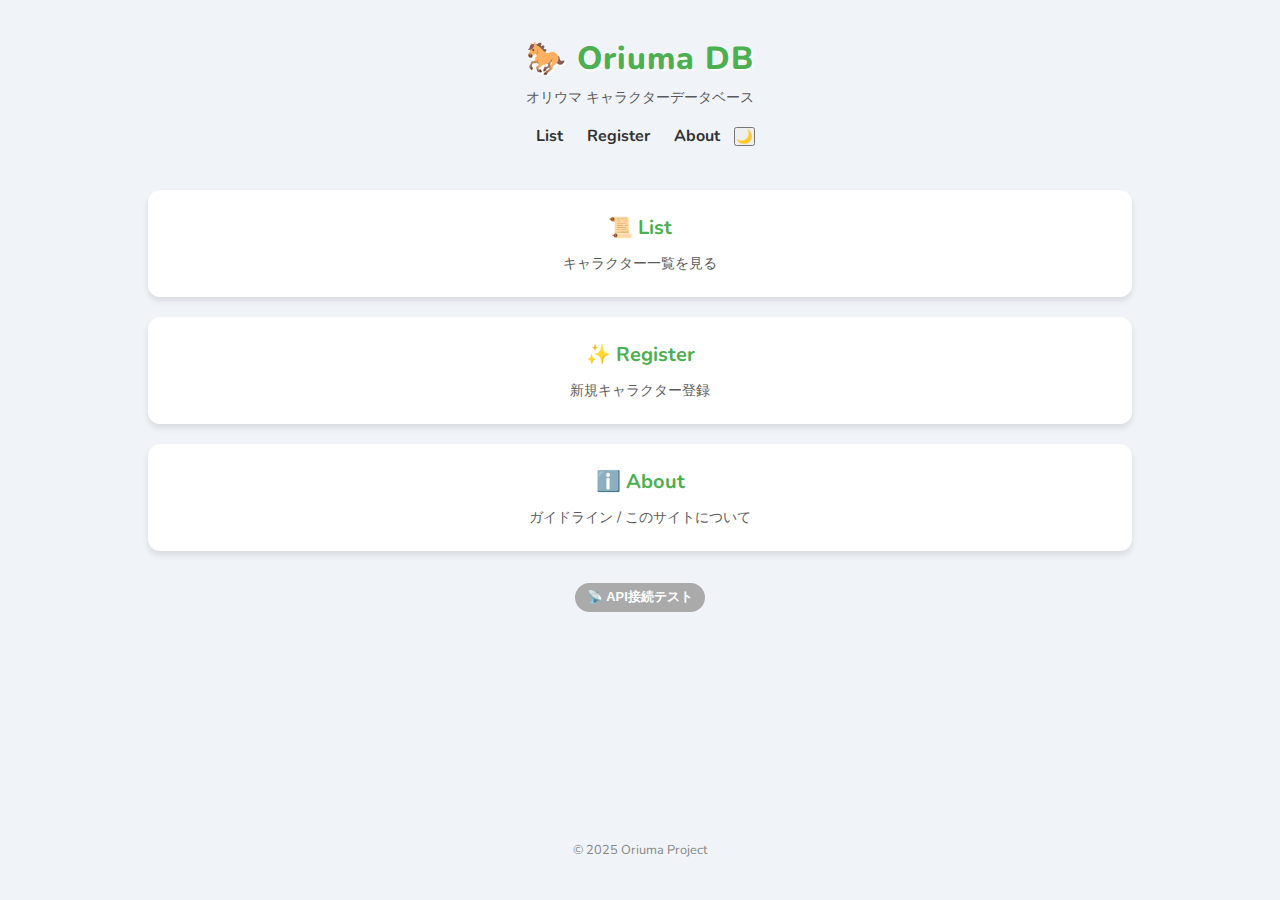
<file: index.html>
<!DOCTYPE html>
<html lang="ja">

<head>
    <meta charset="UTF-8">
    <meta name="viewport" content="width=device-width, initial-scale=1.0">
    <title>Oriuma Character Database</title>
    <!-- Fonts -->
    <link
        href="https://fonts.googleapis.com/css2?family=M+PLUS+Rounded+1c:wght@400;700;800&family=Nunito:wght@400;700&display=swap"
        rel="stylesheet">
    <!-- Styles -->
    <link rel="stylesheet" href="css/style.css">
    <!-- Scripts -->
    <script src="js/config.js"></script>
    <script src="js/api.js"></script>
    <script src="js/utils.js"></script>
    <script src="js/ui-utils.js"></script>
    <script src="js/main.js"></script>
</head>

<body>

    <div class="container">
        <header>
            <div class="header-logo">
                <h1><a href="index.html">🐎 Oriuma DB</a></h1>
                <p class="header-tagline">オリウマ キャラクターデータベース</p>
            </div>
            <nav>
                <a href="list.html">List</a>
                <a href="register.html">Register</a>
                <a href="about.html">About</a>
                <button id="theme-toggle" class="btn-icon">🌙</button>
            </nav>
        </header>

        <main class="menu-grid">
            <!-- List View -->
            <a href="list.html" class="menu-card">
                <h2>📜 List</h2>
                <p>キャラクター一覧を見る</p>
            </a>

            <!-- Register -->
            <a href="register.html" class="menu-card">
                <h2>✨ Register</h2>
                <p>新規キャラクター登録</p>
            </a>

            <!-- About -->
            <a href="about.html" class="menu-card" id="btn-about">
                <h2>ℹ️ About</h2>
                <p>ガイドライン / このサイトについて</p>
            </a>
        </main>

        <div class="text-center mt-4">
            <button id="btn-test-connection" class="btn btn-test">📡 API接続テスト</button>
        </div>

        <footer>
            &copy; 2025 Oriuma Project
        </footer>
    </div>

    <script>
        // Inline script for connection test specifically for this page
        document.getElementById('btn-test-connection').addEventListener('click', async () => {
            const btn = document.getElementById('btn-test-connection');
            const originalText = btn.textContent;
            btn.textContent = 'User Requesting...';
            btn.disabled = true;

            try {
                // Call API with 'getList' action as a test (expecting some list or empty array)
                const result = await callAPI('getList');
                console.log('Test Result:', result);
                alert('API接続成功！\n詳細はコンソールを確認してください。');
            } catch (error) {
                console.error(error);
                alert('API接続失敗...\n詳細はコンソールを確認してください。');
            } finally {
                btn.textContent = originalText;
                btn.disabled = false;
            }
        });
    </script>
</body>

</html>
</file>
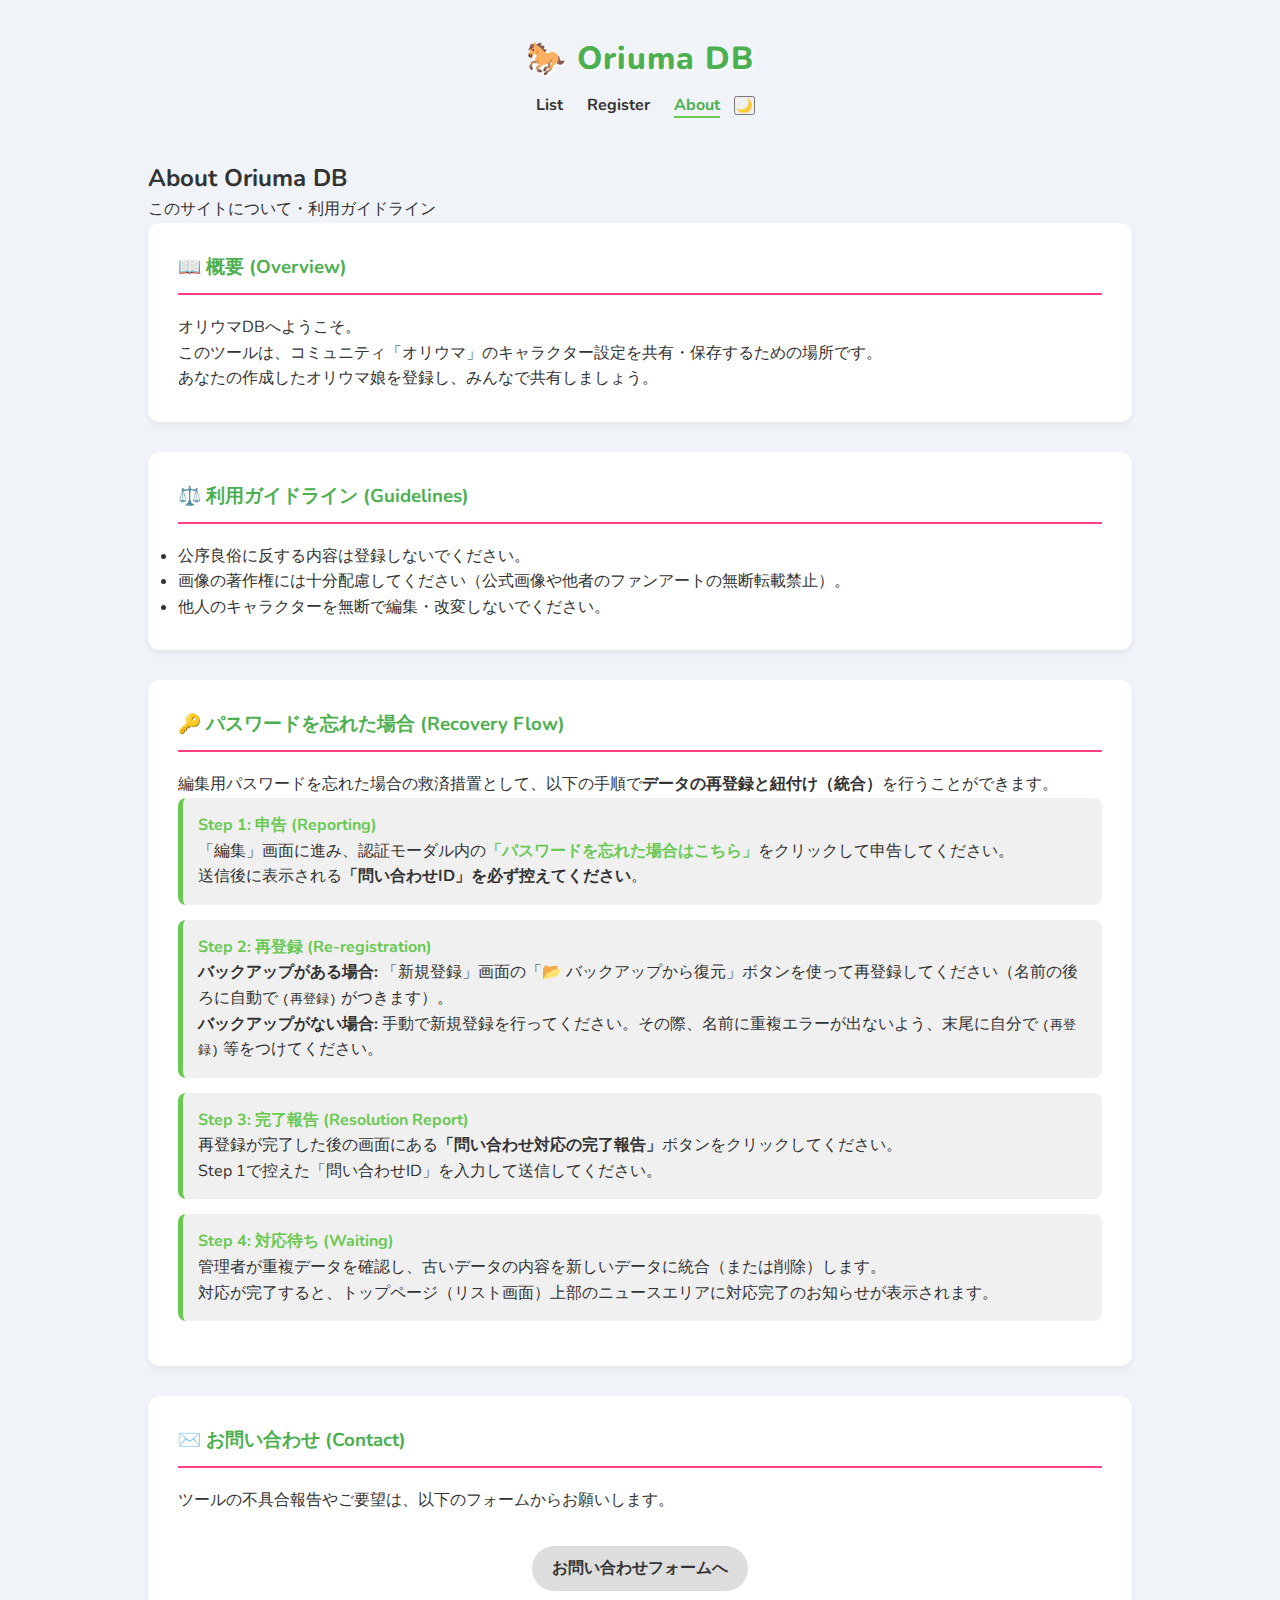
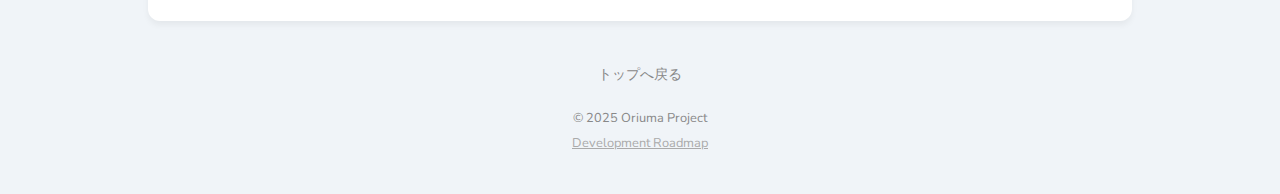
<file: about.html>
<!DOCTYPE html>
<html lang="ja">

<head>
    <meta charset="UTF-8">
    <meta name="viewport" content="width=device-width, initial-scale=1.0">
    <title>About | Oriuma DB</title>
    <!-- Fonts -->
    <link
        href="https://fonts.googleapis.com/css2?family=M+PLUS+Rounded+1c:wght@400;700;800&family=Nunito:wght@400;700&display=swap"
        rel="stylesheet">
    <!-- Styles -->
    <link rel="stylesheet" href="css/style.css">
</head>

<body>

    <div class="container fade-in">
        <header>
            <div class="header-logo">
                <h1><a href="index.html">🐎 Oriuma DB</a></h1>
            </div>
            <nav>
                <a href="list.html">List</a>
                <a href="register.html">Register</a>
                <a href="about.html" class="active">About</a>
                <button id="theme-toggle" class="btn-icon">🌙</button>
            </nav>
        </header>

        <div class="header-card">
            <h2>About Oriuma DB</h2>
            <p>このサイトについて・利用ガイドライン</p>
        </div>

        <main>
            <!-- Overview -->
            <section class="about-section">
                <h3>📖 概要 (Overview)</h3>
                <p>オリウマDBへようこそ。</p>
                <p>このツールは、コミュニティ「オリウマ」のキャラクター設定を共有・保存するための場所です。</p>
                <p>あなたの作成したオリウマ娘を登録し、みんなで共有しましょう。</p>
            </section>

            <!-- Guidelines -->
            <section class="about-section">
                <h3>⚖️ 利用ガイドライン (Guidelines)</h3>
                <ul>
                    <li>公序良俗に反する内容は登録しないでください。</li>
                    <li>画像の著作権には十分配慮してください（公式画像や他者のファンアートの無断転載禁止）。</li>
                    <li>他人のキャラクターを無断で編集・改変しないでください。</li>
                </ul>
            </section>

            <!-- Security & Recovery -->
            <section class="about-section">
                <h3>🔑 パスワードを忘れた場合 (Recovery Flow)</h3>
                <p>編集用パスワードを忘れた場合の救済措置として、以下の手順で<strong>データの再登録と紐付け（統合）</strong>を行うことができます。</p>

                <div class="step-card">
                    <h4>Step 1: 申告 (Reporting)</h4>
                    <p>「編集」画面に進み、認証モーダル内の<span
                            style="color:var(--primary-color); font-weight:bold;">「パスワードを忘れた場合はこちら」</span>をクリックして申告してください。
                    </p>
                    <p>送信後に表示される<strong>「問い合わせID」を必ず控えてください</strong>。</p>
                </div>

                <div class="step-card">
                    <h4>Step 2: 再登録 (Re-registration)</h4>
                    <p><strong>バックアップがある場合:</strong> 「新規登録」画面の「📂 バックアップから復元」ボタンを使って再登録してください（名前の後ろに自動で
                        <code>(再登録)</code> がつきます）。
                    </p>
                    <p><strong>バックアップがない場合:</strong> 手動で新規登録を行ってください。その際、名前に重複エラーが出ないよう、末尾に自分で <code>(再登録)</code>
                        等をつけてください。</p>
                </div>

                <div class="step-card">
                    <h4>Step 3: 完了報告 (Resolution Report)</h4>
                    <p>再登録が完了した後の画面にある<span
                            style="color:var(--secondary-color); font-weight:bold;">「問い合わせ対応の完了報告」</span>ボタンをクリックしてください。
                    </p>
                    <p>Step 1で控えた「問い合わせID」を入力して送信してください。</p>
                </div>

                <div class="step-card">
                    <h4>Step 4: 対応待ち (Waiting)</h4>
                    <p>管理者が重複データを確認し、古いデータの内容を新しいデータに統合（または削除）します。</p>
                    <p>対応が完了すると、トップページ（リスト画面）上部のニュースエリアに対応完了のお知らせが表示されます。</p>
                </div>
            </section>

            <!-- Contact -->
            <section class="about-section">
                <h3>✉️ お問い合わせ (Contact)</h3>
                <p>ツールの不具合報告やご要望は、以下のフォームからお願いします。</p>
                <div class="text-center mt-4">
                    <a href="#" class="btn btn-secondary">お問い合わせフォームへ</a>
                </div>
            </section>

            <div class="mt-4 text-center">
                <a href="index.html" class="btn-link">トップへ戻る</a>
            </div>
        </main>

        <footer>
            <p>&copy; 2025 Oriuma Project</p>
            <p style="font-size: 0.8rem; margin-top: 5px;"><a href="Docs/DEVELOPMENT_ROADMAP.md" target="_blank"
                    style="color:#aaa;">Development Roadmap</a></p>
        </footer>
    </div>

    <script src="js/config.js"></script>
    <script src="js/api.js"></script>
    <script src="js/utils.js"></script>
    <script src="js/ui-utils.js"></script>
    <script src="js/main.js"></script>
</body>

</html>
</file>
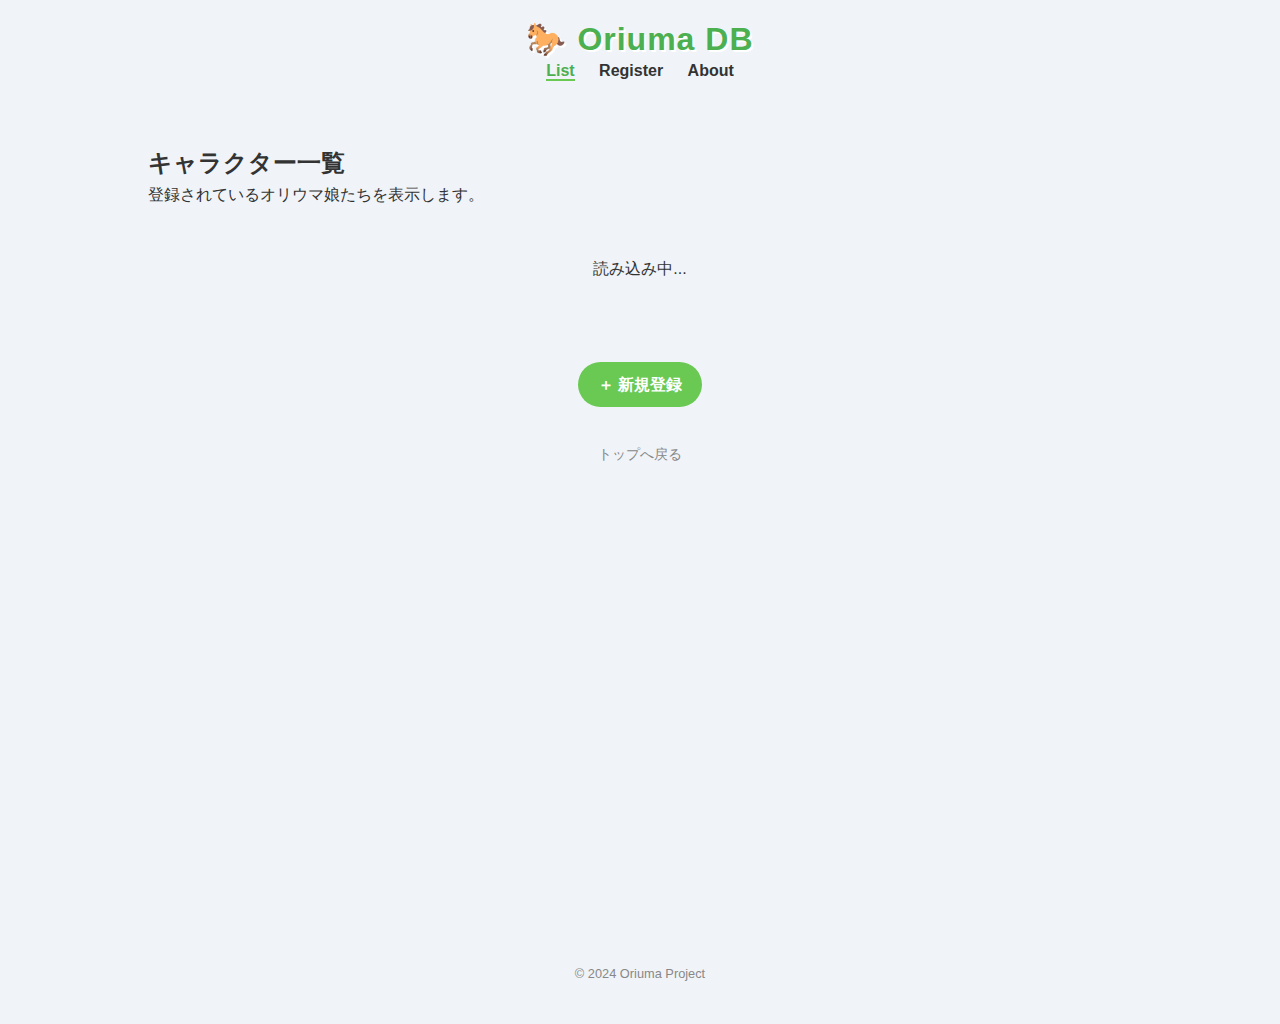
<file: list.html>
<!DOCTYPE html>
<html lang="ja">

<head>
    <meta charset="UTF-8">
    <meta name="viewport" content="width=device-width, initial-scale=1.0">
    <title>Character List | Oriuma DB</title>
    <!-- Google Fonts -->
    <link href="https://fonts.googleapis.com/css2?family=M+PLUS+Rounded+1c:wght@400;700&display=swap" rel="stylesheet">
    <link rel="stylesheet" href="css/style.css">
    <style>
        /* List page specific styles handled in style.css */
    </style>
</head>

<body>

    <header>
        <div class="logo-area">
            <h1><a href="index.html">🐎 Oriuma DB</a></h1>
        </div>
        <nav>
            <a href="list.html" class="active">List</a>
            <a href="register.html">Register</a>
            <a href="#">About</a>
        </nav>
    </header>

    <div class="container fade-in">
        <div class="header-card">
            <h2>キャラクター一覧</h2>
            <p>登録されているオリウマ娘たちを表示します。</p>
        </div>

        <main>
            <div id="loading-view" class="text-center" style="margin: 3rem 0;">
                <p>読み込み中...</p>
            </div>

            <div id="character-grid" class="char-grid">
                <!-- JS via callAPI('getList') -->
            </div>

            <div class="mt-4 text-center">
                <a href="register.html" class="btn btn-primary">＋ 新規登録</a>
                <br><br>
                <a href="index.html" class="btn-link">トップへ戻る</a>
            </div>
        </main>

        <footer>
            <p>&copy; 2024 Oriuma Project</p>
        </footer>
    </div>

    <!-- Scripts -->
    <script src="js/config.js"></script>
    <script src="js/api.js"></script>
    <script src="js/main.js"></script>
    <script src="js/list.js"></script>

</body>

</html>
</file>
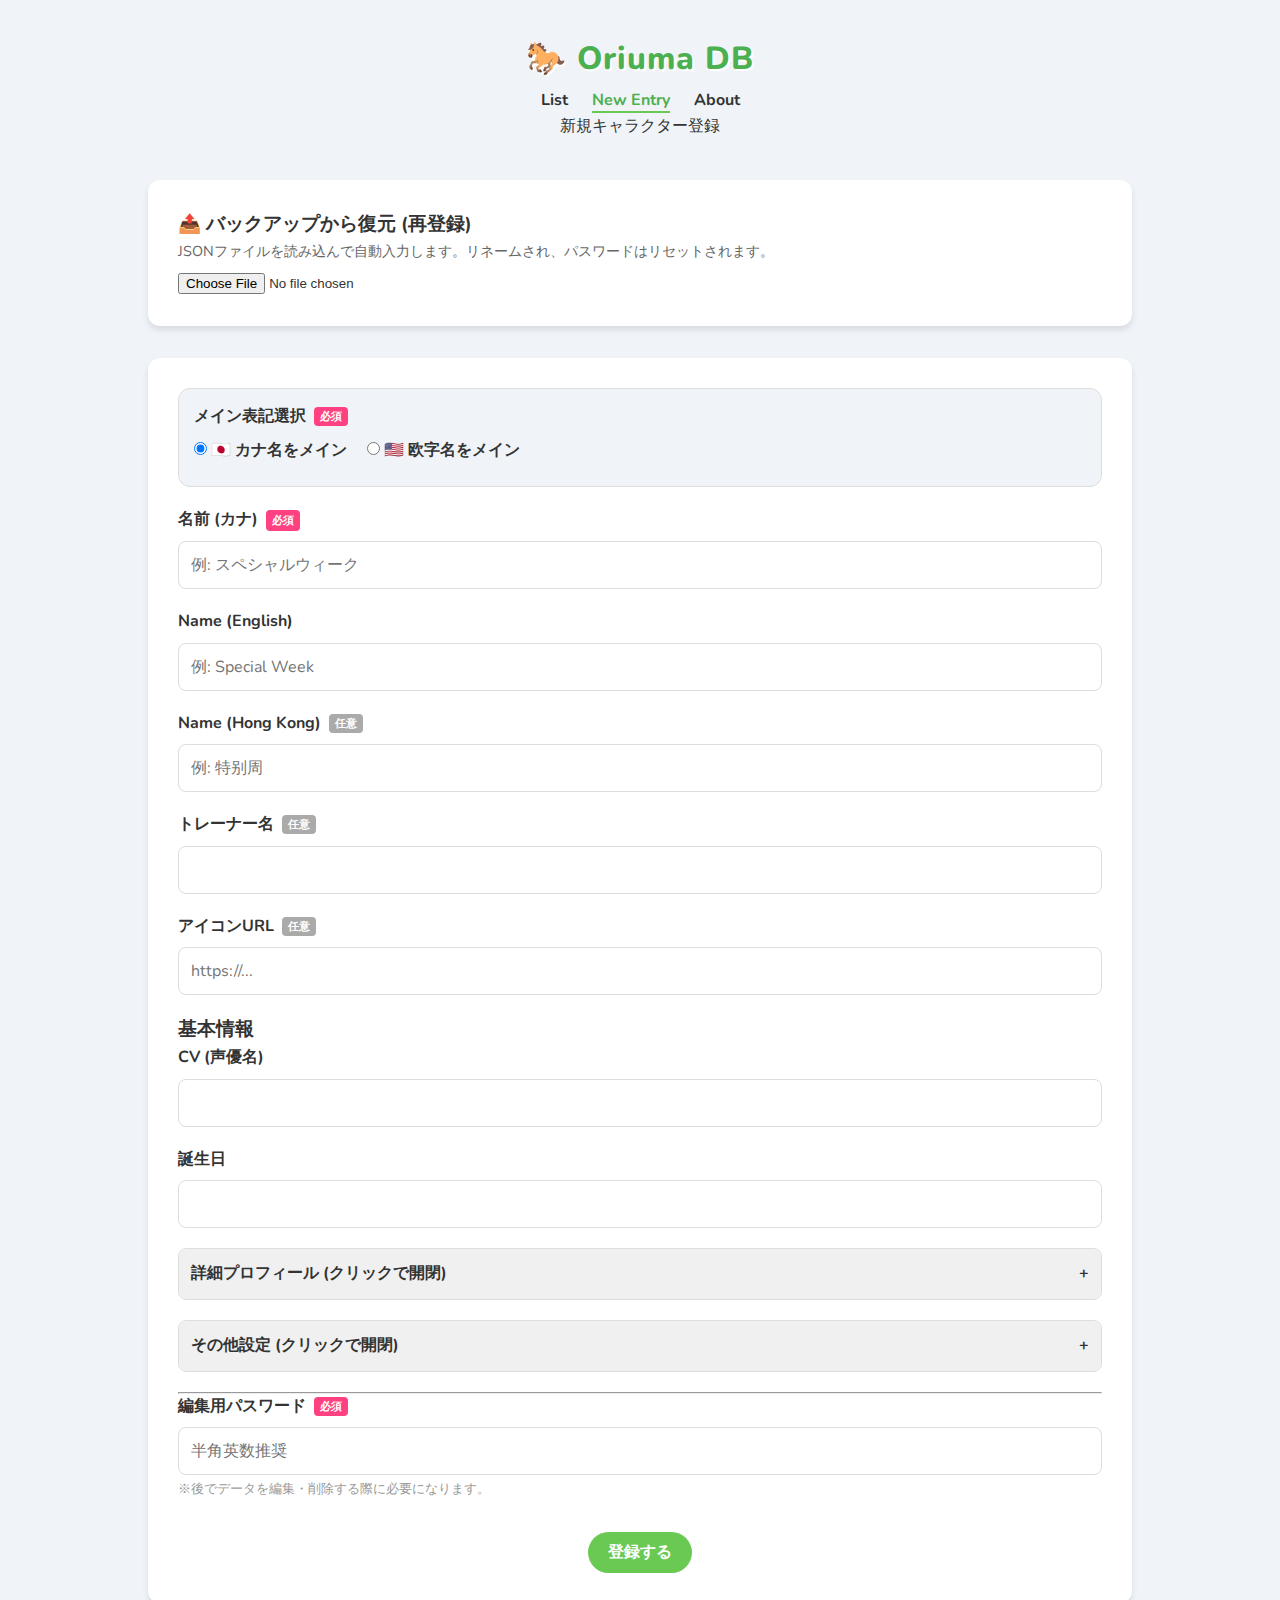
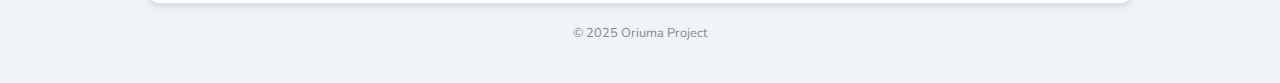
<file: register.html>
<!DOCTYPE html>
<html lang="ja">

<head>
    <meta charset="UTF-8">
    <meta name="viewport" content="width=device-width, initial-scale=1.0">
    <title>新規登録 - Oriuma DB</title>
    <!-- Fonts -->
    <link
        href="https://fonts.googleapis.com/css2?family=M+PLUS+Rounded+1c:wght@400;700;800&family=Nunito:wght@400;700&display=swap"
        rel="stylesheet">
    <!-- Styles -->
    <link rel="stylesheet" href="css/style.css">
    <!-- Scripts -->
    <script src="js/config.js"></script>
    <script src="js/api.js"></script>
    <script src="js/main.js"></script>
    <script src="js/register.js" defer></script>
</head>

<body>

    <div class="container">
        <header>
            <div class="logo-area">
                <h1><a href="index.html">🐎 Oriuma DB</a></h1>
            </div>
            <nav style="margin-top: 10px;">
                <a href="list.html">List</a>
                <a href="register.html" class="active">New Entry</a>
                <a href="about.html">About</a>
            </nav>
            <p>新規キャラクター登録</p>
        </header>

        <main>
            <div class="form-card" style="margin-bottom: 2rem;">
                <h3>📤 バックアップから復元 (再登録)</h3>
                <p style="font-size: 0.9rem; color: #666;">JSONファイルを読み込んで自動入力します。リネームされ、パスワードはリセットされます。</p>
                <input type="file" id="import-json" accept=".json" class="form-control" style="margin-top: 10px;">
            </div>

            <form id="register-form" class="form-card">

                <!-- Main Name Selection -->
                <div class="form-group box-selection">
                    <label class="section-label">メイン表記選択 <span class="badge-required">必須</span></label>
                    <div class="radio-group">
                        <label class="radio-label">
                            <input type="radio" name="is_en_main" value="false" checked>
                            <span class="radio-text">🇯🇵 カナ名をメイン</span>
                        </label>
                        <label class="radio-label">
                            <input type="radio" name="is_en_main" value="true">
                            <span class="radio-text">🇺🇸 欧字名をメイン</span>
                        </label>
                    </div>
                </div>

                <!-- Fixed Fields -->
                <div class="form-group">
                    <label for="name_kana">名前 (カナ) <span id="req-kana" class="badge-required">必須</span></label>
                    <input type="text" id="name_kana" name="name_kana" placeholder="例: スペシャルウィーク" autocomplete="off">
                </div>

                <div class="form-group">
                    <label for="name_en">Name (English) <span id="req-en" class="badge-required"
                            style="display:none;">必須</span></label>
                    <input type="text" id="name_en" name="name_en" placeholder="例: Special Week" autocomplete="off">
                </div>

                <div class="form-group">
                    <label for="name_hk">Name (Hong Kong) <span class="badge-any">任意</span></label>
                    <input type="text" id="name_hk" name="name_hk" placeholder="例: 特别周" autocomplete="off">
                </div>

                <div class="form-group">
                    <label for="trainer_name">トレーナー名 <span class="badge-any">任意</span></label>
                    <input type="text" id="trainer_name" name="trainer_name" autocomplete="off">
                </div>

                <div class="form-group">
                    <label for="image_url">アイコンURL <span class="badge-any">任意</span></label>
                    <input type="text" id="image_url" name="image_url" placeholder="https://..." autocomplete="off">
                </div>

                <!-- Dynamic Fields Container -->
                <div id="dynamic-fields-loading">
                    <p>項目定義をロード中...</p>
                </div>
                <div id="dynamic-fields">
                    <!-- JS will inject fields here -->
                </div>

                <hr class="divider">

                <!-- Password -->
                <div class="form-group">
                    <label for="password">編集用パスワード <span class="badge-required">必須</span></label>
                    <input type="password" id="password" name="password" required placeholder="半角英数推奨"
                        autocomplete="new-password">
                    <p class="hint">※後でデータを編集・削除する際に必要になります。</p>
                </div>

                <!-- Actions -->
                <div class="form-actions text-center mt-4">
                    <button type="submit" class="btn btn-primary btn-lg">登録する</button>
                </div>

            </form>

            <div id="success-view" style="display: none;" class="form-card text-center">
                <h2 style="color: var(--primary-dark); margin-bottom: 1rem;">🎉 登録完了</h2>
                <p>キャラクターの登録が完了しました。</p>
                <p>データのバックアップ(JSON)を保存してください。</p>

                <div class="mt-4">
                    <button id="btn-download-json" type="button" class="btn btn-primary">📥 バックアップを保存</button>
                </div>

                <!-- Resolve Report Button -->
                <div class="mt-4" style="border-top: 1px dashed #ccc; padding-top: 15px;">
                    <button id="btn-open-resolve" class="btn btn-secondary" style="font-size: 0.9rem;">🛠
                        問い合わせ対応の完了報告</button>
                    <p style="font-size: 0.8rem; color: #666; margin-top: 5px;">※パスワード忘れ等の対応で再登録を行った場合はこちら</p>
                </div>
                <div class="mt-4">
                    <a href="index.html" class="btn-link">トップへ戻る</a>
                </div>
            </div>

            <!-- Auth Modal for Edit Mode -->
            <div id="auth-modal" class="modal-overlay" style="display: none;">
                <div class="modal-content fade-in-up" style="max-width: 400px; margin: auto;">
                    <div class="modal-header-area" style="justify-content: center; padding: 20px 0 0;">
                        <h3>🔒 認証が必要です</h3>
                    </div>
                    <div id="modal-body" style="text-align: center;">
                        <p style="margin-bottom: 15px;">この記事を編集するためのパスワードを入力してください。</p>
                        <input type="password" id="auth-password" class="form-control" placeholder="Password"
                            style="width: 80%; padding: 10px; margin-bottom: 10px;">
                        <p id="auth-error" class="error-text"
                            style="display:none; color: var(--accent-color); font-weight: bold;">パスワードが違います</p>

                        <div style="margin-top: 15px;">
                            <a href="#" id="link-forgot-pass"
                                style="font-size: 0.9rem; color: #888;">パスワードを忘れた場合はこちら</a>
                        </div>
                    </div>
                    <div class="modal-footer text-center">
                        <button id="btn-auth-submit" class="btn btn-primary">認証する</button>
                        <br>
                        <a href="list.html" class="btn-link">キャンセルして戻る</a>
                    </div>
                </div>
            </div>

            <!-- Inquiry Modal (Phase 1) -->
            <div id="inquiry-modal" class="modal-overlay" style="display: none;">
                <div class="modal-content fade-in-up" style="max-width: 500px; margin: auto;">
                    <div class="modal-header-area" style="padding: 20px; border-bottom: 1px solid #eee;">
                        <h3>🆘 管理者に問い合わせる</h3>
                    </div>
                    <div style="padding: 20px;">
                        <p>パスワード忘れ等の理由で編集できない場合、管理者にリセットを依頼できます。</p>
                        <textarea id="inquiry-message" class="form-control" rows="4"
                            placeholder="状況を詳しく書いてください (例: パスワードを忘れました。)"
                            style="width: 100%; margin-top: 10px;"></textarea>
                    </div>
                    <div class="modal-footer text-center">
                        <button id="btn-send-inquiry" class="btn btn-primary">問い合わせを送信</button>
                        <a href="#" class="btn-link close-modal-trigger">閉じる</a>
                    </div>
                </div>
            </div>

            <!-- Resolve Modal (Phase 2) -->
            <div id="resolve-modal" class="modal-overlay" style="display: none;">
                <div class="modal-content fade-in-up" style="max-width: 500px; margin: auto;">
                    <div class="modal-header-area" style="padding: 20px; border-bottom: 1px solid #eee;">
                        <h3>🛠 解決報告 (データマージ依頼)</h3>
                    </div>
                    <div style="padding: 20px;">
                        <p>発行された問い合わせIDを入力してください。管理者が確認し、古いデータをこの新しいデータに統合します。</p>
                        <div class="form-group">
                            <label>問い合わせID (必須)</label>
                            <input type="text" id="resolve-inquiry-id" class="form-control"
                                placeholder="例: req_123456789">
                        </div>
                        <div class="form-group">
                            <label>メッセージ (任意)</label>
                            <textarea id="resolve-message" class="form-control" rows="2"
                                placeholder="補足事項があれば"></textarea>
                        </div>
                    </div>
                    <div class="modal-footer text-center">
                        <button id="btn-send-resolve" class="btn btn-primary">解決を報告する</button>
                        <a href="#" class="btn-link close-modal-trigger">閉じる</a>
                    </div>
                </div>
            </div>
        </main>

        <footer>
            &copy; 2025 Oriuma Project
        </footer>
    </div>
</body>

</html>
</file>
<file: css/style.css>
@charset "UTF-8";

/* ==========================================================================
   Base & Reset
   ========================================================================== */
:root {
    /* Light Theme (Default) */
    --primary-color: #69C953;
    --primary-dark: #4CAF50;
    --accent-color: #FF4081;
    --accent-hover: #F50057;
    --text-color: #333333;
    --bg-color: #F0F4F8;
    --card-bg: #FFFFFF;
    --input-bg: #FFFFFF;
    --border-color: #DDDDDD;
    --shadow: 0 4px 6px rgba(0, 0, 0, 0.1);
    --radius: 12px;
    --font-family: 'Nunito', 'Helvetica Neue', Arial, sans-serif;

    /* Standardization & Dark Mode Vars */
    --header-text-shadow: 2px 2px 0px #fff;
    --modal-bg: #FFFFFF;
    --ticker-bg: #fff3cd;
    --ticker-text: #856404;
    --ticker-border: #ffeeba;
    --section-bg: #FFFFFF;
    --ticker-border: #ffeeba;
    --section-bg: #FFFFFF;
    --summary-bg: #f0f0f0;

    /* New Class Vars */
    --description-text: #666;
}

[data-theme="dark"] {
    /* Dark Theme */
    --primary-color: #69C953;
    /* Keep logic green */
    --primary-dark: #81C784;
    /* Lighter for dark bg */
    --accent-color: #FF80AB;
    --accent-hover: #FF4081;
    --text-color: #E0E0E0;
    --bg-color: #121212;
    --card-bg: #1E1E1E;
    --input-bg: #2C2C2C;
    --border-color: #333333;
    --shadow: 0 4px 6px rgba(0, 0, 0, 0.3);

    /* Dark Mode Overrides */
    --header-text-shadow: 2px 2px 0px #333;
    --modal-bg: #1e1e1e;
    --ticker-bg: #2c2c2c;
    --ticker-text: #ffd54f;
    --ticker-border: #444;
    --section-bg: #1e1e1e;
    --section-bg: var(--card-bg);
    --summary-bg: #333333;

    /* Dark Mode Vars */
    --description-text: #aaa;
}

.description-text {
    color: var(--description-text);
}

[data-theme="dark"] .trainer-badge {
    background: #444;
    color: #ddd;
}

[data-theme="dark"] .detail-table th {
    color: #bbb;
}

[data-theme="dark"] .form-group input::placeholder,
[data-theme="dark"] textarea::placeholder {
    color: #888;
}

[data-theme="dark"] .hint,
[data-theme="dark"] .sub-text {
    color: #aaa;
}

[data-theme="dark"] .badge-any {
    background-color: #555;
    color: #ddd;
}

[data-theme="dark"] .modal-footer {
    background: #1a1a1a;
    border-top: 1px solid #333;
}

[data-theme="dark"] .btn-secondary {
    background: #444;
    color: #fff;
}

[data-theme="dark"] .btn-secondary:hover {
    background: #555;
}

[data-theme="dark"] a {
    color: #82b1ff;
}

[data-theme="dark"] header nav a {
    color: var(--text-color);
    /* Correctly inherit text color for nav */
}

[data-theme="dark"] header nav a:hover,
[data-theme="dark"] header nav a.active {
    color: var(--primary-color);
}

* {
    box-sizing: border-box;
    margin: 0;
    padding: 0;
}

body {
    font-family: var(--font-family);
    background-color: var(--bg-color);
    color: var(--text-color);
    line-height: 1.6;
    -webkit-font-smoothing: antialiased;
}

html {
    overflow-y: scroll;
}

/* ==========================================================================
   Layout
   ========================================================================== */
.container {
    width: 95%;
    /* Mobile default */
    max-width: 1200px;
    /* Reasonable cap */
    margin: 0 auto;
    padding: 20px;
    min-height: 100vh;
    display: flex;
    flex-direction: column;
}

@media (min-width: 768px) {
    .container {
        width: 80%;
        /* PC Optimization */
    }
}

header {
    text-align: center;
    margin-bottom: 40px;
    padding-top: 20px;
}

.header-logo {
    display: block;
    margin-bottom: 15px;
}

header h1 {
    font-size: 2rem;
    color: var(--primary-dark);
    text-shadow: var(--header-text-shadow);
    font-weight: 800;
    letter-spacing: 1px;
    margin: 0;
    line-height: 1.2;
}

header h1 a {
    text-decoration: none;
    color: inherit;
}

.header-tagline {
    font-size: 0.9rem;
    color: var(--text-color);
    margin-top: 8px;
    opacity: 0.8;
}

header nav a {
    color: var(--text-color);
    text-decoration: none;
    font-weight: bold;
    margin: 0 10px;
    transition: color 0.3s;
}

header nav a:hover {
    color: var(--primary-color);
}

header nav a.active {
    color: var(--primary-color);
    border-bottom: 2px solid var(--primary-color);
}

footer {
    margin-top: auto;
    text-align: center;
    font-size: 0.8rem;
    color: #888;
    padding: 20px 0;
}

/* ==========================================================================
   Components
   ========================================================================== */
.menu-grid {
    display: grid;
    gap: 20px;
}

.menu-card {
    background: var(--card-bg);
    border-radius: var(--radius);
    padding: 20px;
    text-align: center;
    box-shadow: var(--shadow);
    transition: transform 0.2s, box-shadow 0.2s;
    text-decoration: none;
    color: var(--text-color);
    border: 2px solid transparent;
}

.menu-card:hover {
    transform: translateY(-4px);
    box-shadow: 0 8px 12px rgba(0, 0, 0, 0.15);
    border-color: var(--primary-color);
}

.menu-card h2 {
    color: var(--primary-dark);
    margin-bottom: 8px;
    font-size: 1.25rem;
}

.menu-card p {
    font-size: 0.9rem;
    color: var(--text-color);
    opacity: 0.8;
}

/* Buttons */
.btn {
    display: inline-block;
    padding: 10px 20px;
    border-radius: 50px;
    /* Pill shape */
    font-weight: bold;
    text-decoration: none;
    cursor: pointer;
    border: none;
    transition: background-color 0.3s;
    font-size: 1rem;
}

.btn-primary {
    background-color: var(--primary-color);
    color: #FFFFFF;
    /* Always white text on primary btn */
}

.btn-primary:hover {
    background-color: var(--primary-dark);
}

.btn-secondary {
    background-color: #ddd;
    /* Light gray for light theme */
    color: #333;
    /* Dark text for visibility */
}

.btn-secondary:hover {
    background-color: #ccc;
    color: #333;
}

.btn-test {
    background-color: #aaa;
    color: #FFFFFF;
    font-size: 0.8rem;
    padding: 6px 12px;
}

.btn-test:hover {
    background-color: #888;
}

/* Force white text on PRIMARY buttons to prevent link color override */
.btn-primary,
a.btn-primary {
    color: #fff !important;
}

/* Character List Grid */
.char-grid {
    display: grid;
    grid-template-columns: repeat(auto-fill, minmax(250px, 1fr));
    gap: 20px;
    margin-bottom: 2rem;
}

.char-card {
    background: var(--card-bg);
    border-radius: 12px;
    box-shadow: 0 4px 6px rgba(0, 0, 0, 0.05);
    overflow: hidden;
    cursor: pointer;
    transition: transform 0.2s, box-shadow 0.2s;
    border: 1px solid var(--border-color);
}

.char-card:hover {
    transform: translateY(-5px);
    box-shadow: 0 8px 15px rgba(0, 0, 0, 0.1);
}

.card-img {
    width: 100%;
    aspect-ratio: 16/9;
    /* Or 1/1 depending on design preference */
    background: #f0f0f0;
    overflow: hidden;
    position: relative;
    display: flex;
    align-items: center;
    justify-content: center;
}

.card-img img {
    width: 100%;
    height: 100%;
    object-fit: cover;
}

.card-info {
    padding: 1rem;
}

.card-info h3 {
    margin: 0 0 0.5rem 0;
    font-size: 1.1rem;
    color: var(--text-color);
}

.card-info .sub-text {
    margin: 0;
    font-size: 0.85rem;
    color: #888;
}

.error-msg {
    color: var(--accent-color);
    font-weight: bold;
    grid-column: 1 / -1;
}

/* News Ticker */
.news-ticker-area {
    display: none;
    background-color: var(--ticker-bg);
    color: var(--ticker-text);
    padding: 10px;
    border-radius: 5px;
    text-align: center;
    border: 1px solid var(--ticker-border);
}

.news-list {
    list-style: none;
    padding: 0;
    margin: 0;
    text-align: left;
}

.news-item {
    border-bottom: 1px dashed #ddd;
    padding: 5px 0;
}

.news-date {
    font-weight: bold;
    margin-right: 10px;
    color: #666;
}

[data-theme="dark"] .news-date {
    color: #aaa;
}

.news-label {
    background: #5bd;
    color: white;
    padding: 2px 6px;
    border-radius: 4px;
    font-size: 0.8em;
    margin-right: 5px;
}

.news-message {
    color: var(--text-color);
}

/* Utility */
.text-center {
    text-align: center;
}

.mt-4 {
    margin-top: 2rem;
}

/* ==========================================================================
   Forms
   ========================================================================== */
.form-card {
    background: var(--card-bg);
    padding: 30px;
    border-radius: var(--radius);
    box-shadow: var(--shadow);
}

.form-group {
    margin-bottom: 20px;
}

.form-group label {
    display: block;
    margin-bottom: 8px;
    font-weight: 700;
    color: var(--text-color);
}

.form-group input[type="text"],
.form-group input[type="password"] {
    width: 100%;
    padding: 12px;
    border: 1px solid var(--border-color);
    border-radius: 8px;
    background: var(--input-bg);
    color: var(--text-color);
    font-size: 1rem;
    font-family: inherit;
    transition: border-color 0.2s;
}

.form-group input[type="text"]:focus,
.form-group input[type="password"]:focus {
    outline: none;
    border-color: var(--primary-color);
    box-shadow: 0 0 0 3px rgba(105, 201, 83, 0.2);
}

.hint {
    font-size: 0.8rem;
    color: #999;
    margin-top: 4px;
}

/* Badges */
.badge-required {
    background-color: var(--accent-color);
    color: #fff;
    font-size: 0.7rem;
    padding: 2px 6px;
    border-radius: 4px;
    vertical-align: middle;
    margin-left: 4px;
}

.badge-any {
    background-color: #aaa;
    color: #fff;
    font-size: 0.7rem;
    padding: 2px 6px;
    border-radius: 4px;
    vertical-align: middle;
    margin-left: 4px;
}

/* Radio Box Selection */
.box-selection {
    background: var(--bg-color);
    padding: 15px;
    border-radius: var(--radius);
    border: 1px solid var(--border-color);
}

.about-section {
    background: var(--section-bg);
    border-radius: 12px;
    padding: 30px;
    margin-bottom: 30px;
    box-shadow: 0 4px 6px rgba(0, 0, 0, 0.05);
}

.about-section h3 {
    border-bottom: 2px solid var(--accent-color);
    padding-bottom: 10px;
    margin-bottom: 20px;
    color: var(--primary-dark);
}

.step-card {
    background: var(--summary-bg);
    border-left: 5px solid var(--primary-color);
    padding: 15px;
    margin-bottom: 15px;
    border-radius: 8px;
}

.step-card h4 {
    margin-top: 0;
    color: var(--primary-color);
}

.radio-group {
    display: flex;
    gap: 20px;
    flex-wrap: wrap;
}

.radio-label {
    cursor: pointer;
    display: flex;
    align-items: center;
    gap: 8px;
}

.radio-text {
    font-weight: bold;
}

/* Details/Summary (Accordion) */
details {
    margin-bottom: 20px;
    border: 1px solid var(--border-color);
    border-radius: 8px;
    overflow: hidden;
}

summary {
    background: var(--summary-bg);
    padding: 12px;
    cursor: pointer;
    font-weight: bold;
    outline: none;
    list-style: none;
    /* remove default triangle in some browsers */
}

summary::-webkit-details-marker {
    display: none;
}

summary::after {
    content: '+';
    float: right;
    font-weight: bold;
}

details[open] summary::after {
    content: '-';
}

.accordion-content {
    padding: 20px;
    background: var(--section-bg);
    border-top: 1px solid #eee;
}

/* Free Items */
.btn-remove {
    background: #ccc;
    border: none;
    width: 24px;
    height: 24px;
    border-radius: 50%;
    color: #fff;
    cursor: pointer;
    line-height: 1;
}

.btn-remove:hover {
    background: #999;
}

.btn-link {
    text-decoration: none;
    color: #888;
    font-size: 0.9rem;
    margin-top: 10px;
    display: inline-block;
}

.btn-link:hover {
    color: var(--primary-color);
}

/* --- Modal Styles --- */
.modal-overlay {
    position: fixed;
    top: 0;
    left: 0;
    width: 100%;
    height: 100%;
    background: rgba(0, 0, 0, 0.6);
    z-index: 1000;
    display: flex;
    align-items: center;
    /* Vertical Center */
    justify-content: center;
    /* Horizontal Center */
    backdrop-filter: blur(2px);
    overscroll-behavior: contain; /* Chain blocking */
}

.modal-content {
    background: var(--modal-bg);
    width: 90%;
    max-width: 600px;
    max-height: 90vh;
    /* Viewport limit */
    border-radius: 16px;
    box-shadow: 0 10px 25px rgba(0, 0, 0, 0.2);
    display: flex;
    flex-direction: column;
    position: relative;
    animation: fadeInUp 0.3s ease-out;
}

@keyframes fadeInUp {
    from {
        opacity: 0;
        transform: translateY(20px);
    }

    to {
        opacity: 1;
        transform: translateY(0);
    }
}

.close-btn {
    position: absolute;
    top: 10px;
    right: 15px;
    background: none;
    border: none;
    font-size: 2rem;
    color: #888;
    cursor: pointer;
    z-index: 10;
}

.close-btn:hover {
    color: var(--accent-color);
}

#modal-body {
    flex: 1;
    overflow-y: auto;
    /* Scrollable content */
    padding: 20px;
}

.modal-footer {
    padding: 15px;
    border-top: 1px solid #eee;
    background: #f9f9f9;
    border-radius: 0 0 16px 16px;
}

/* .close-modal-trigger {
    Style closer to primary for emphasis if desired, but secondary is fine
} */

/* Modal Internal Layout */
.modal-header-area {
    display: flex;
    gap: 20px;
    align-items: center;
}

.modal-thumb {
    width: 100px;
    height: 100px;
    flex-shrink: 0;
    border-radius: 50%;
    overflow: hidden;
    border: 3px solid var(--primary-color);
}

.modal-thumb img {
    width: 100%;
    height: 100%;
    object-fit: cover;
}

.modal-title-block h2 {
    margin: 0;
    color: var(--text-color);
}

.modal-title-block p {
    margin: 2px 0 0;
    font-size: 0.9rem;
}

.text-sub {
    color: #666;
}

[data-theme="dark"] .text-sub {
    color: #ccc;
}

[data-theme="dark"] .card-info .sub-text {
    color: #aaa;
}

.trainer-badge {
    display: inline-block;
    background: #eee;
    padding: 2px 8px;
    border-radius: 4px;
    font-size: 0.8rem;
    margin-top: 5px !important;
}

.detail-section {
    margin-top: 20px;
}

.detail-section h3 {
    font-size: 1rem;
    border-left: 4px solid var(--accent-color);
    padding-left: 10px;
    margin-bottom: 10px;
    color: var(--primary-dark);
}

.detail-table {
    width: 100%;
    border-collapse: collapse;
    font-size: 0.95rem;
}

.detail-table th {
    text-align: left;
    width: 40%;
    padding: 8px;
    color: #666;
    font-weight: normal;
    border-bottom: 1px solid #f0f0f0;
}

.detail-table td {
    padding: 8px;
    font-weight: bold;
    color: var(--text-color);
    border-bottom: 1px solid #f0f0f0;
}

/* ==========================================================================
   Tag Management Styles
   ========================================================================== */

/* Tag Chips (Global) */
.tag-chip {
    display: inline-flex;
    align-items: center;
    padding: 4px 10px;
    border-radius: 20px;
    font-size: 0.85rem;
    font-weight: bold;
    margin: 2px;
    border: 1px solid transparent;
    transition: all 0.2s;
}

.tag-chip.owner {
    background-color: rgba(105, 201, 83, 0.15);
    /* Primary Light */
    color: var(--primary-dark);
}

.tag-chip.guest {
    background-color: #f0f0f0;
    color: #666;
    border-color: #ddd;
}

[data-theme="dark"] .tag-chip.owner {
    background-color: rgba(105, 201, 83, 0.3);
    color: #e0e0e0;
}

[data-theme="dark"] .tag-chip.guest {
    background-color: #333;
    color: #aaa;
    border-color: #555;
}

/* Tag Selection (Register Page) */
.tag-category-group {
    background: var(--summary-bg);
    padding: 10px;
    border-radius: 8px;
}

.tag-select-chip {
    display: inline-flex;
    align-items: center;
    padding: 6px 12px;
    border-radius: 20px;
    font-size: 0.9rem;
    background: var(--card-bg);
    /* Or input bg */
    border: 1px solid var(--border-color);
    cursor: pointer;
    transition: all 0.2s;
    user-select: none;
}

.tag-select-chip:hover {
    border-color: var(--primary-color);
}

.tag-select-chip input[type="checkbox"] {
    accent-color: var(--primary-color);
}

/* Highlight selected chip visually if needed (JS toggles this generally not needed if native checkbox visible) */

/* Search Accordion Area */
.search-area-wrapper {
    margin-bottom: 20px;
}

.search-accordion {
    background: var(--card-bg);
    border: none;
    box-shadow: var(--shadow);
}

.search-content {
    padding: 20px;
}

.search-tag-group h5 {
    color: var(--text-color);
    border-bottom: 1px solid var(--border-color);
    padding-bottom: 4px;
}

/* Search Chips (Clickable Labels) */
.search-tag-chip {
    display: inline-block;
}

/* Guest Tag Editor */
.tag-del-btn:hover {
    color: var(--accent-color);
}

/* Checkbox Label Generic */
.checkbox-label {
    display: flex;
    align-items: center;
    gap: 8px;
    cursor: pointer;
}

.checkbox-text {
    font-weight: bold;
}
</file>
